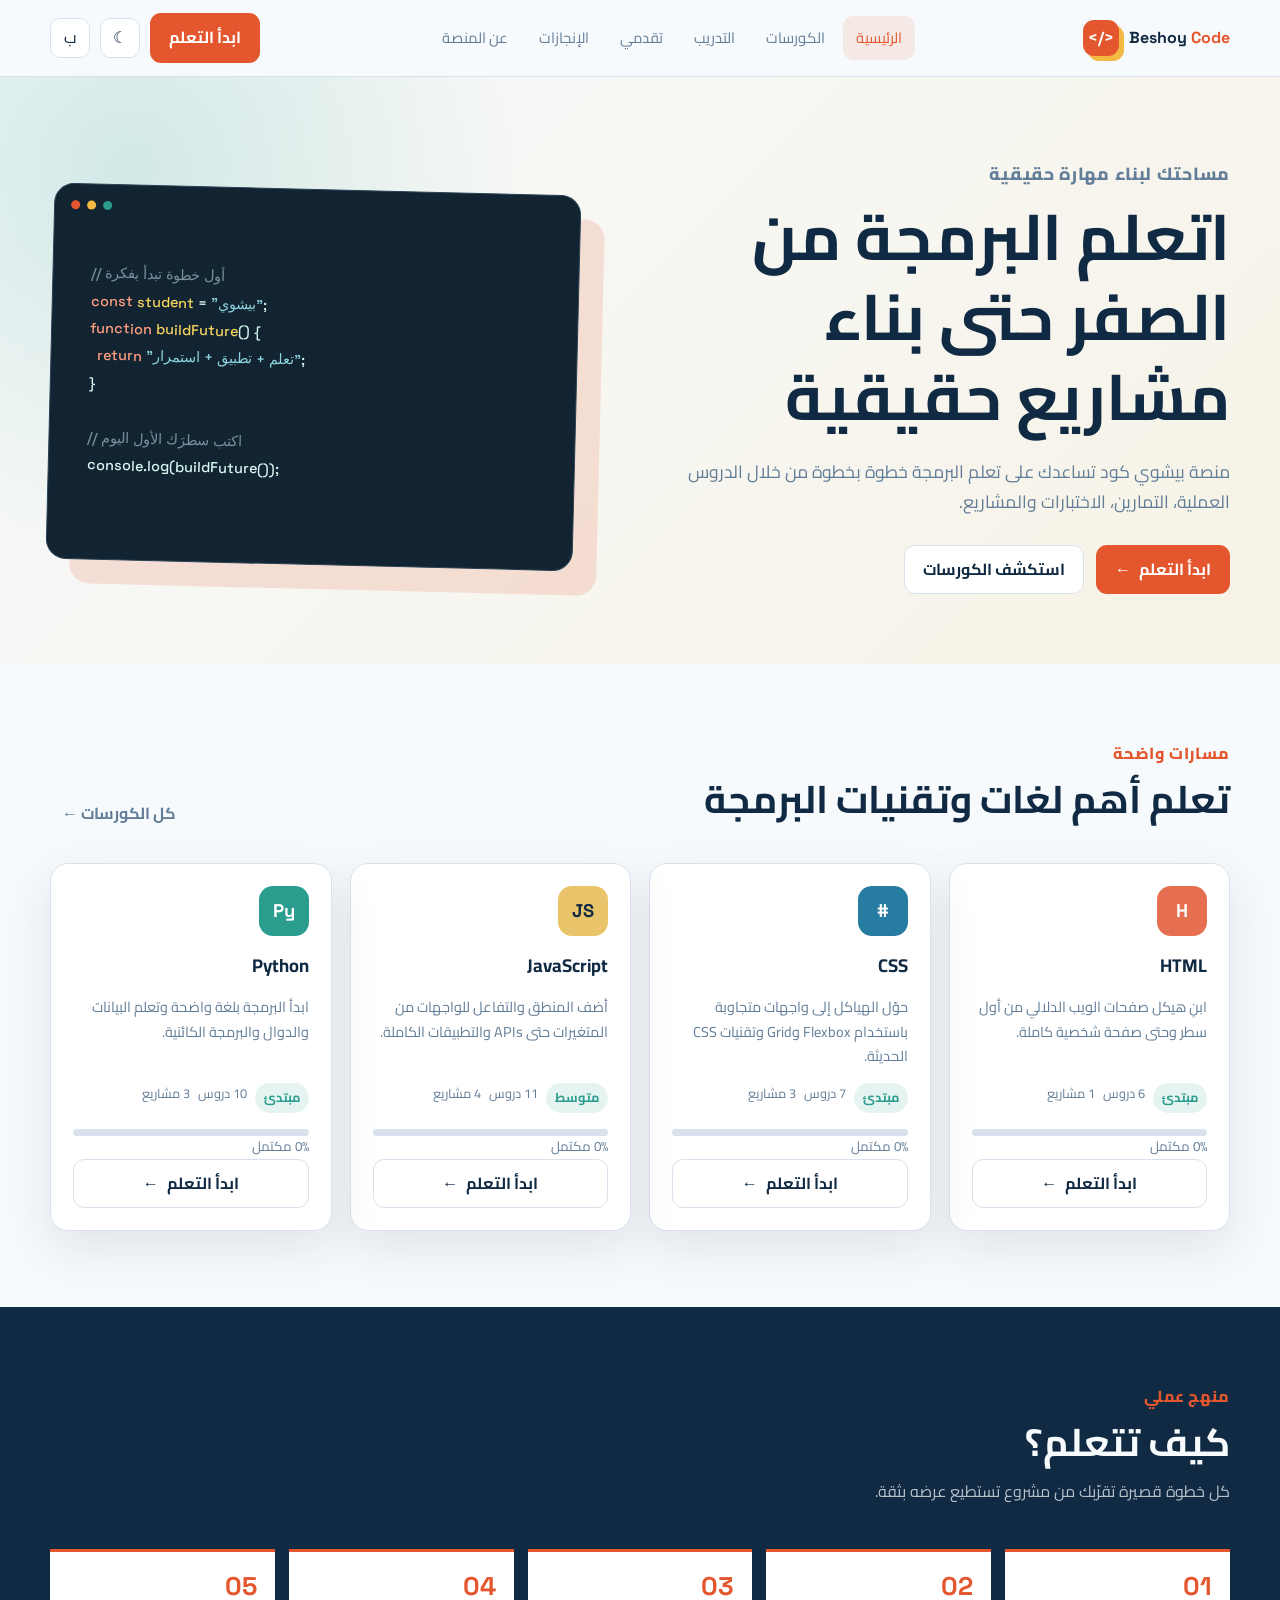
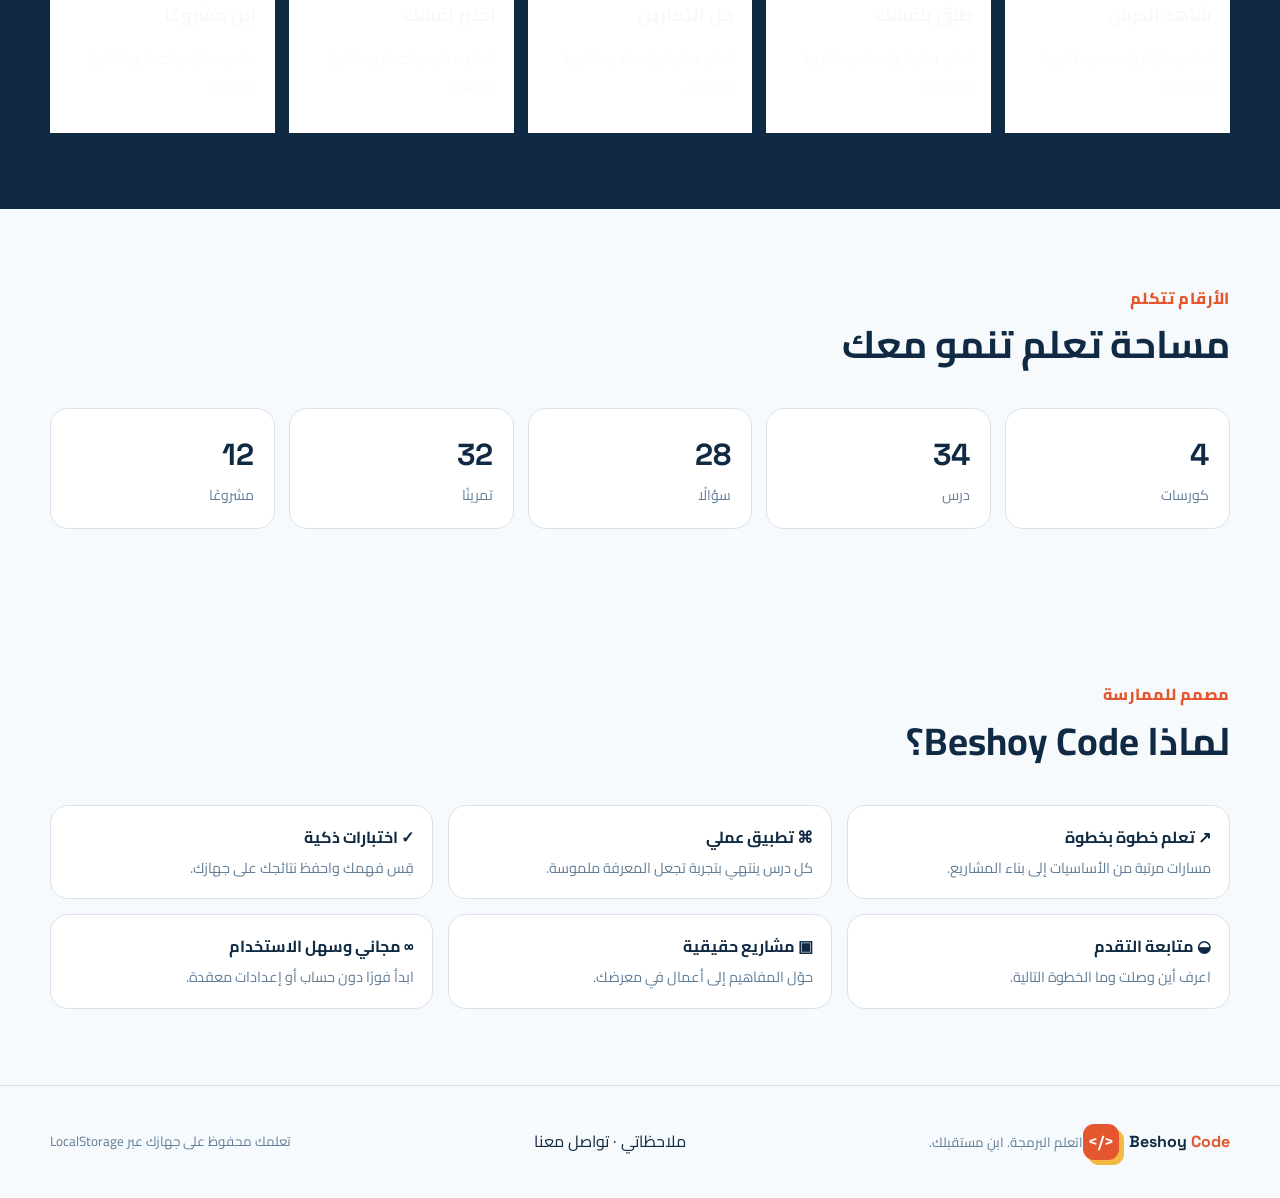
<file: index.html>
<!doctype html>
<html lang="ar" dir="rtl">

<head>
    <meta charset="UTF-8">
    <meta name="viewport" content="width=device-width, initial-scale=1.0">
    <meta name="description" content="بيشوي كود - منصة عربية عملية لتعلم البرمجة وبناء مشاريع حقيقية.">
    <meta property="og:title" content="Beshoy Code | بيشوي كود">
    <meta property="og:description" content="اتعلم البرمجة. ابنِ مستقبلك.">
    <title>Beshoy Code | بيشوي كود</title>
    <link rel="preconnect" href="https://fonts.googleapis.com">
    <link rel="preconnect" href="https://fonts.gstatic.com" crossorigin>
    <link
        href="https://fonts.googleapis.com/css2?family=Cairo:wght@400;500;600;700;800&family=Space+Grotesk:wght@500;600;700&display=swap"
        rel="stylesheet">
    <link rel="stylesheet" href="style.css">
    <link rel="stylesheet" href="components.css">
    <link rel="stylesheet" href="responsive.css">
</head>

<body data-page="home">
    <div id="app"></div>
    <script src="data.js"></script>
    <script src="storage.js"></script>
    <script src="app.js"></script>
</body>

</html>
</file>
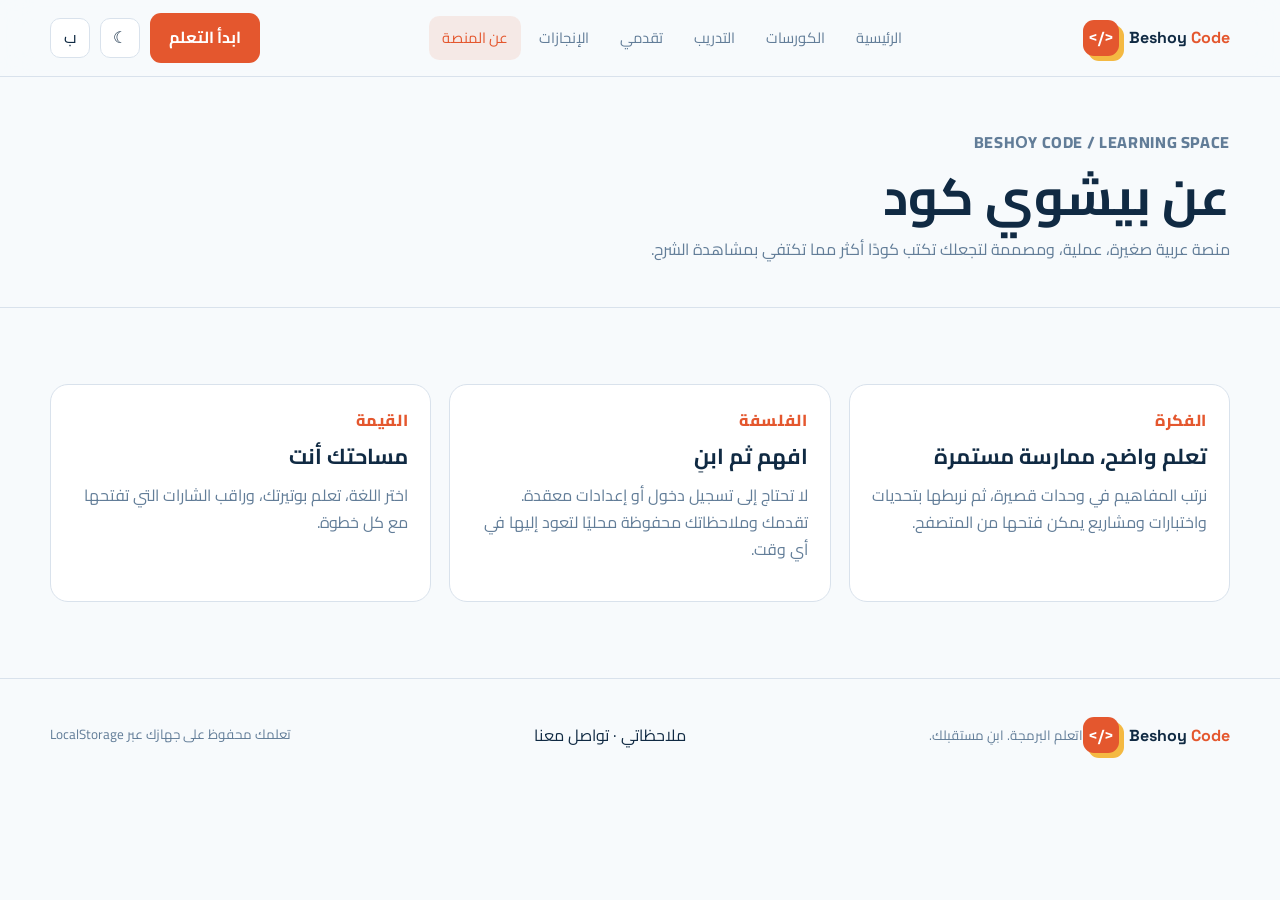
<file: about.html>
<!doctype html>
<html lang="ar" dir="rtl">

<head>
    <meta charset="UTF-8">
    <meta name="viewport" content="width=device-width, initial-scale=1.0">
    <meta name="description" content="تعرف على فلسفة بيشوي كود التعليمية.">
    <title>عن المنصة | Beshoy Code</title>
    <link rel="preconnect" href="https://fonts.googleapis.com">
    <link rel="stylesheet"
        href="https://fonts.googleapis.com/css2?family=Cairo:wght@400;500;600;700;800&family=Space+Grotesk:wght@500;600;700&display=swap">
    <link rel="stylesheet" href="style.css">
    <link rel="stylesheet" href="components.css">
    <link rel="stylesheet" href="responsive.css">
</head>

<body data-page="about">
    <div id="app"></div>
    <script src="data.js"></script>
    <script src="storage.js"></script>
    <script src="app.js"></script>
</body>

</html>
</file>
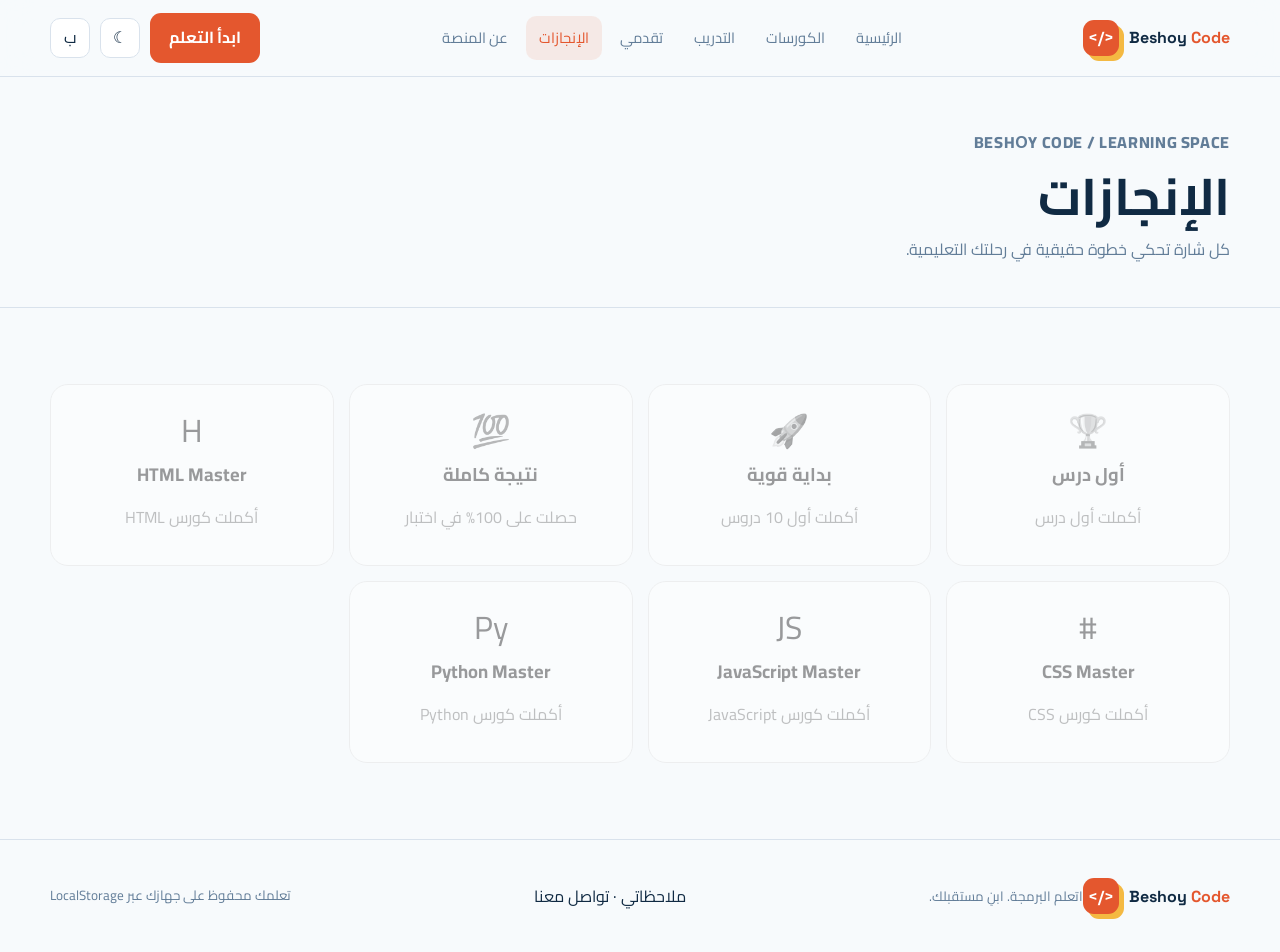
<file: achievements.html>
<!doctype html>
<html lang="ar" dir="rtl">

<head>
    <meta charset="UTF-8">
    <meta name="viewport" content="width=device-width, initial-scale=1.0">
    <meta name="description" content="إنجازاتك وشاراتك التعليمية.">
    <title>الإنجازات | Beshoy Code</title>
    <link rel="preconnect" href="https://fonts.googleapis.com">
    <link rel="preconnect" href="https://fonts.gstatic.com" crossorigin>
    <link
        href="https://fonts.googleapis.com/css2?family=Cairo:wght@400;500;600;700;800&family=Space+Grotesk:wght@500;600;700&display=swap"
        rel="stylesheet">
    <link rel="stylesheet" href="style.css">
    <link rel="stylesheet" href="components.css">
    <link rel="stylesheet" href="responsive.css">
</head>

<body data-page="achievements">
    <div id="app"></div>
    <script src="data.js"></script>
    <script src="storage.js"></script>
    <script src="app.js"></script>
</body>

</html>
</file>
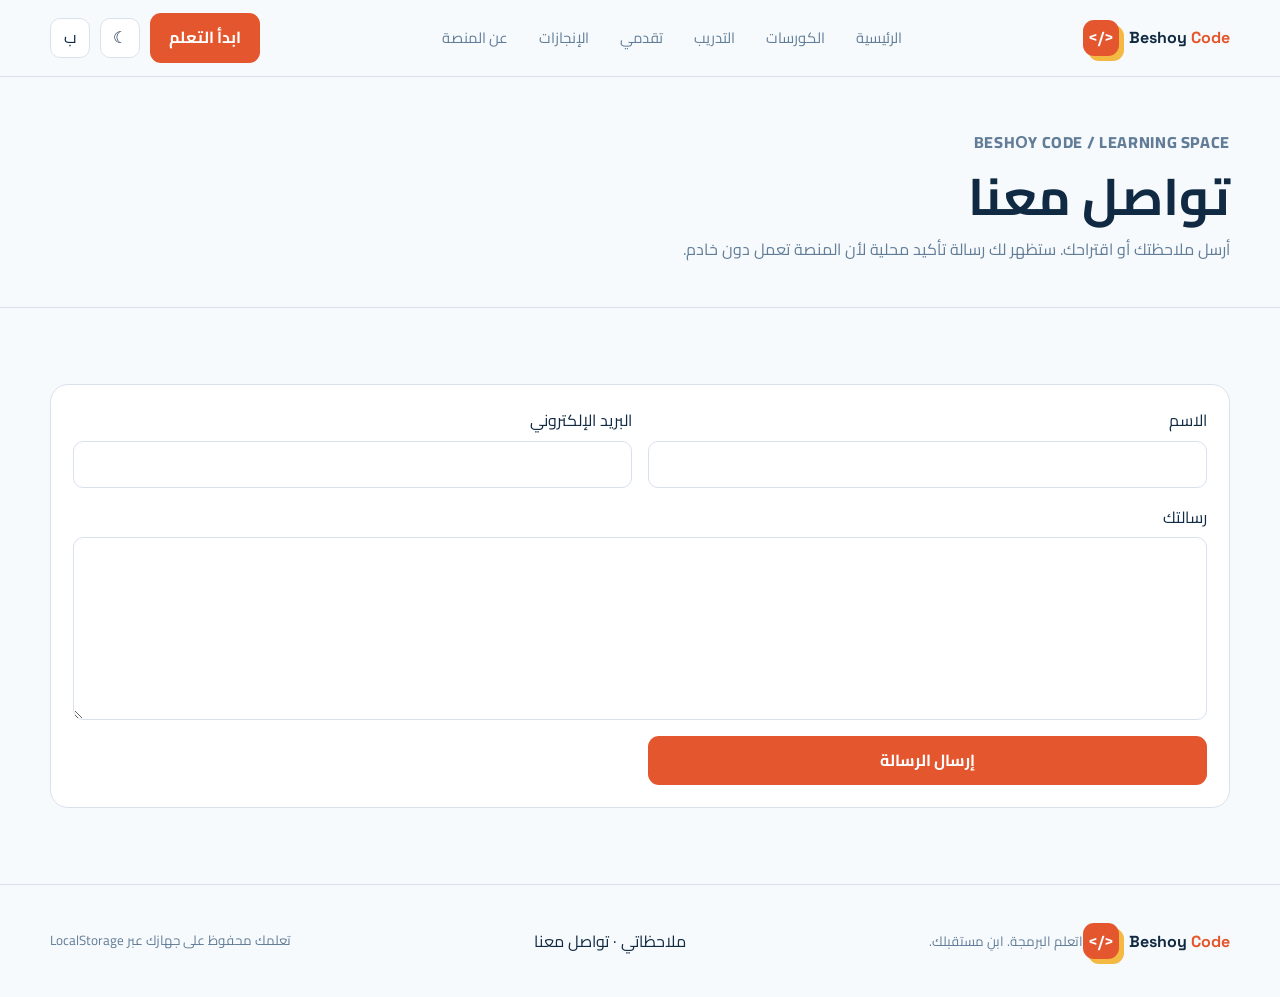
<file: contact.html>
<!doctype html>
<html lang="ar" dir="rtl">

<head>
    <meta charset="UTF-8">
    <meta name="viewport" content="width=device-width, initial-scale=1.0">
    <meta name="description" content="تواصل مع فريق بيشوي كود.">
    <title>تواصل معنا | Beshoy Code</title>
    <link rel="preconnect" href="https://fonts.googleapis.com">
    <link rel="stylesheet"
        href="https://fonts.googleapis.com/css2?family=Cairo:wght@400;500;600;700;800&family=Space+Grotesk:wght@500;600;700&display=swap">
    <link rel="stylesheet" href="style.css">
    <link rel="stylesheet" href="components.css">
    <link rel="stylesheet" href="responsive.css">
</head>

<body data-page="contact">
    <div id="app"></div>
    <script src="data.js"></script>
    <script src="storage.js"></script>
    <script src="app.js"></script>
</body>

</html>
</file>
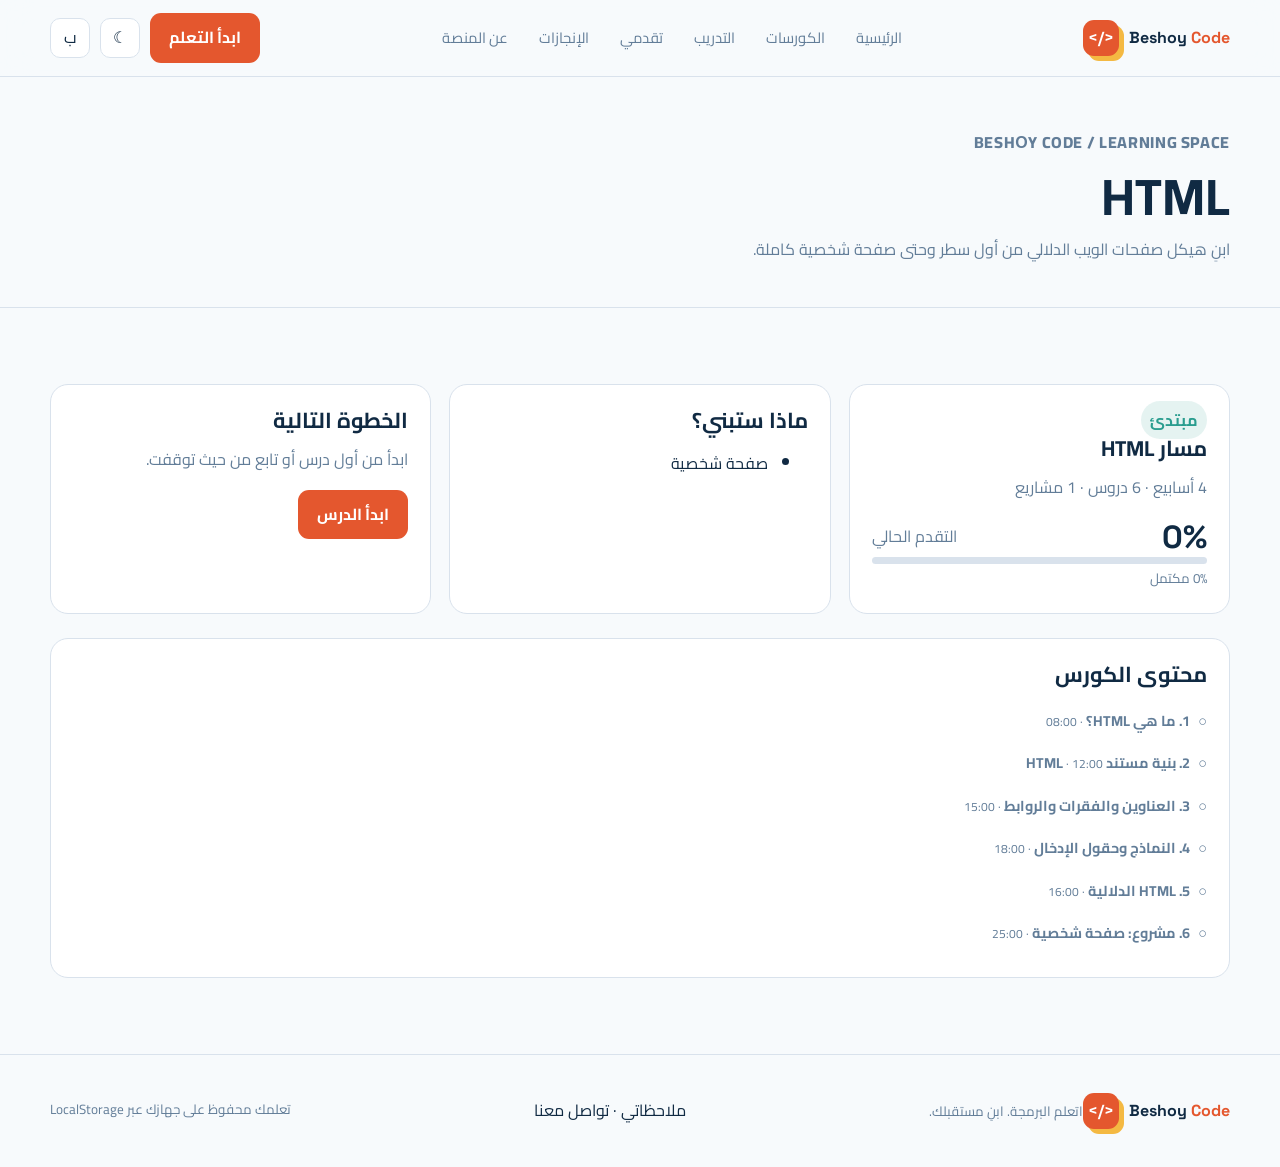
<file: course.html>
<!doctype html>
<html lang="ar" dir="rtl">

<head>
    <meta charset="UTF-8">
    <meta name="viewport" content="width=device-width, initial-scale=1.0">
    <meta name="description" content="تفاصيل ومسار الكورس التعليمي.">
    <title>تفاصيل الكورس | Beshoy Code</title>
    <link rel="preconnect" href="https://fonts.googleapis.com">
    <link rel="preconnect" href="https://fonts.gstatic.com" crossorigin>
    <link
        href="https://fonts.googleapis.com/css2?family=Cairo:wght@400;500;600;700;800&family=Space+Grotesk:wght@500;600;700&display=swap"
        rel="stylesheet">
    <link rel="stylesheet" href="style.css">
    <link rel="stylesheet" href="components.css">
    <link rel="stylesheet" href="responsive.css">
</head>

<body data-page="course">
    <div id="app"></div>
    <script src="data.js"></script>
    <script src="storage.js"></script>
    <script src="app.js"></script>
</body>

</html>
</file>
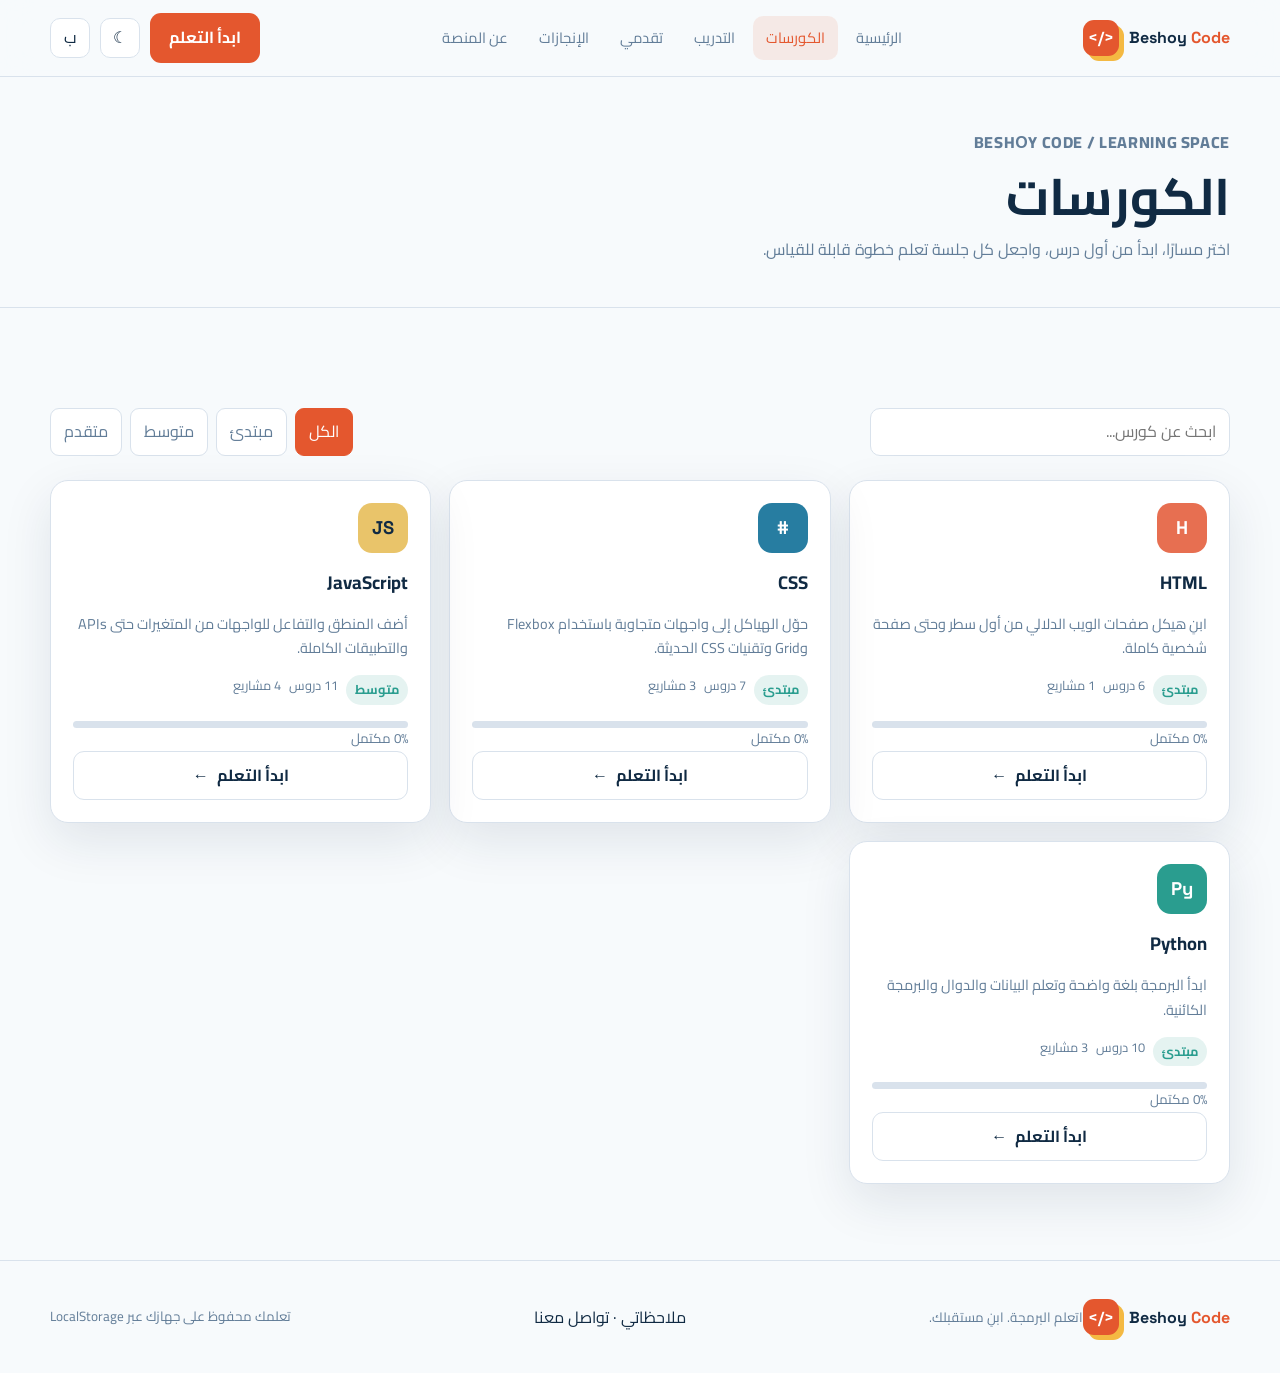
<file: courses.html>
<!doctype html>
<html lang="ar" dir="rtl">

<head>
    <meta charset="UTF-8">
    <meta name="viewport" content="width=device-width, initial-scale=1.0">
    <meta name="description" content="استكشف كورسات بيشوي كود العملية.">
    <title>الكورسات | Beshoy Code</title>
    <link rel="preconnect" href="https://fonts.googleapis.com">
    <link rel="preconnect" href="https://fonts.gstatic.com" crossorigin>
    <link
        href="https://fonts.googleapis.com/css2?family=Cairo:wght@400;500;600;700;800&family=Space+Grotesk:wght@500;600;700&display=swap"
        rel="stylesheet">
    <link rel="stylesheet" href="style.css">
    <link rel="stylesheet" href="components.css">
    <link rel="stylesheet" href="responsive.css">
</head>

<body data-page="courses">
    <div id="app"></div>
    <script src="data.js"></script>
    <script src="storage.js"></script>
    <script src="app.js"></script>
</body>

</html>
</file>
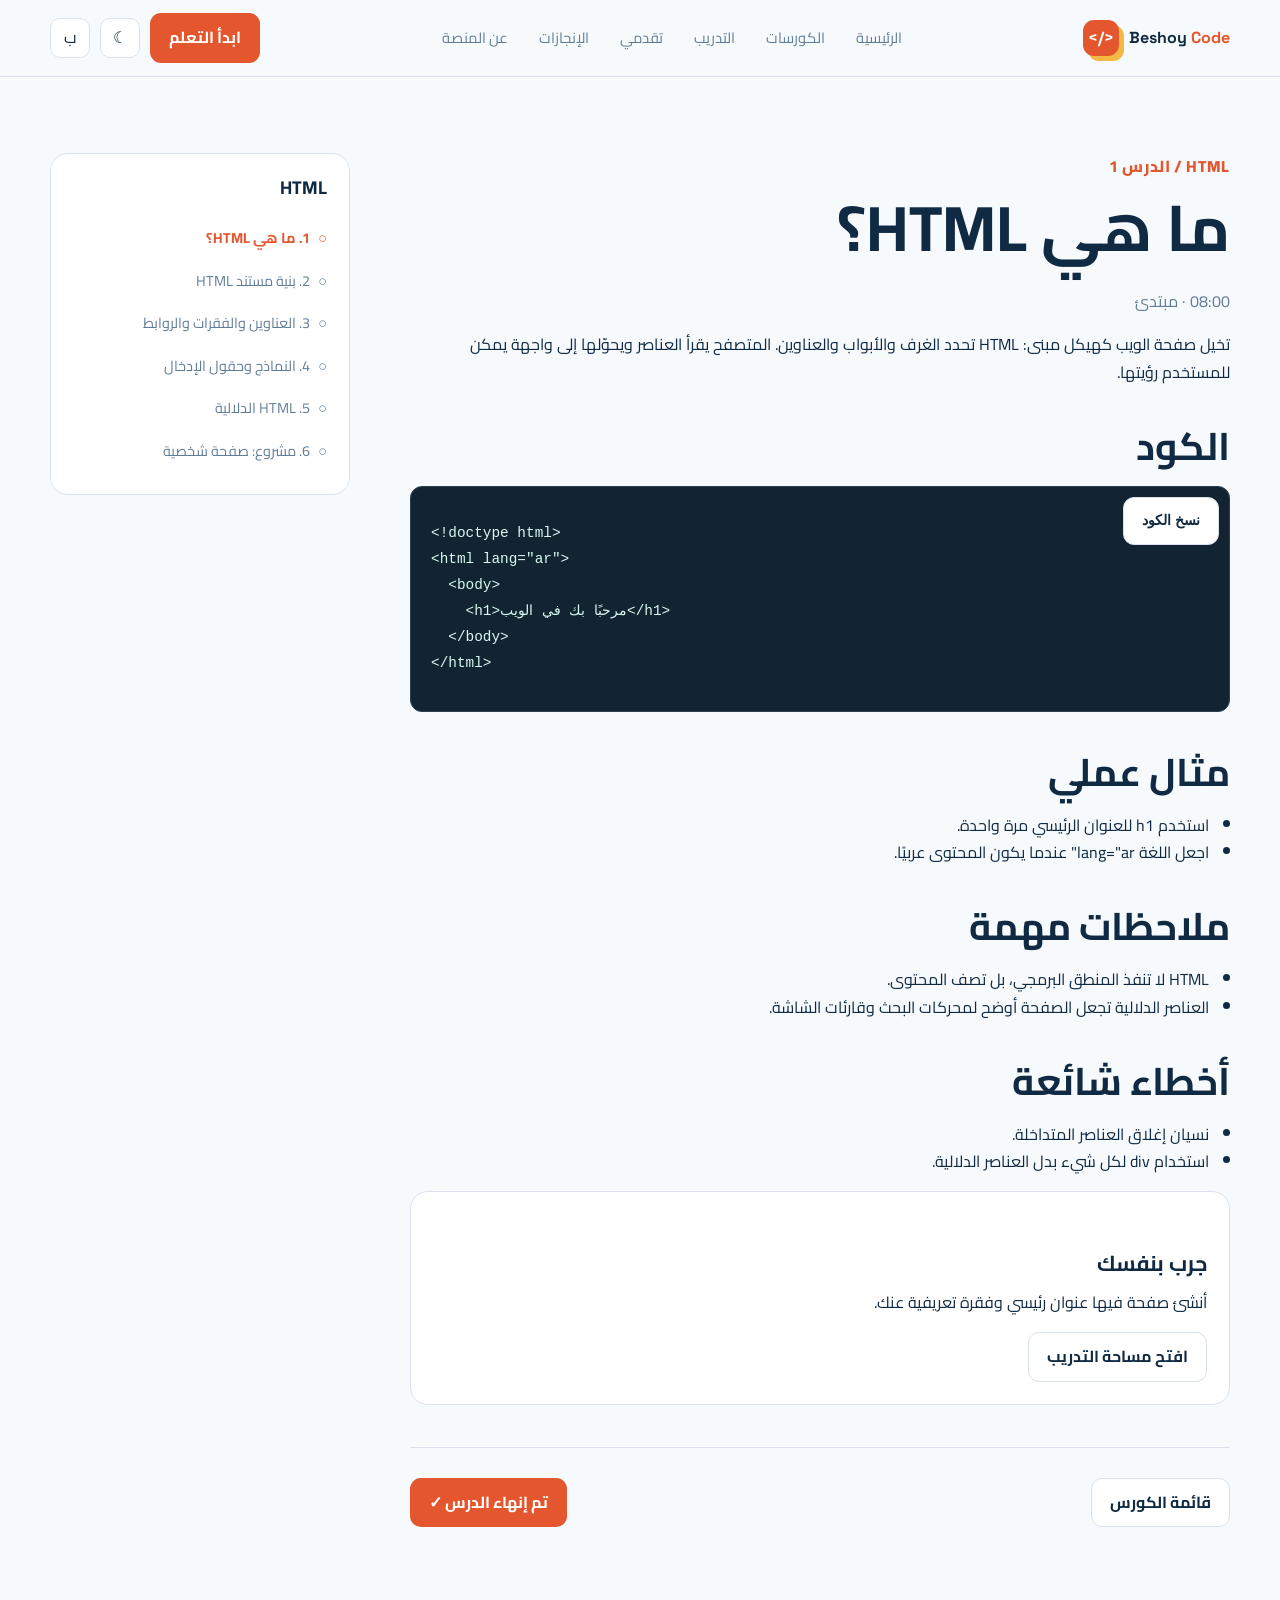
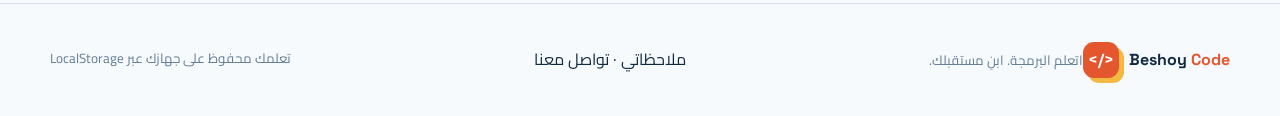
<file: lesson.html>
<!doctype html>
<html lang="ar" dir="rtl">

<head>
    <meta charset="UTF-8">
    <meta name="viewport" content="width=device-width, initial-scale=1.0">
    <meta name="description" content="درس عملي من منصة بيشوي كود.">
    <title>الدرس | Beshoy Code</title>
    <link rel="preconnect" href="https://fonts.googleapis.com">
    <link rel="preconnect" href="https://fonts.gstatic.com" crossorigin>
    <link
        href="https://fonts.googleapis.com/css2?family=Cairo:wght@400;500;600;700;800&family=Space+Grotesk:wght@500;600;700&display=swap"
        rel="stylesheet">
    <link rel="stylesheet" href="style.css">
    <link rel="stylesheet" href="components.css">
    <link rel="stylesheet" href="responsive.css">
</head>

<body data-page="lesson">
    <div id="app"></div>
    <script src="data.js"></script>
    <script src="storage.js"></script>
    <script src="app.js"></script>
</body>

</html>
</file>
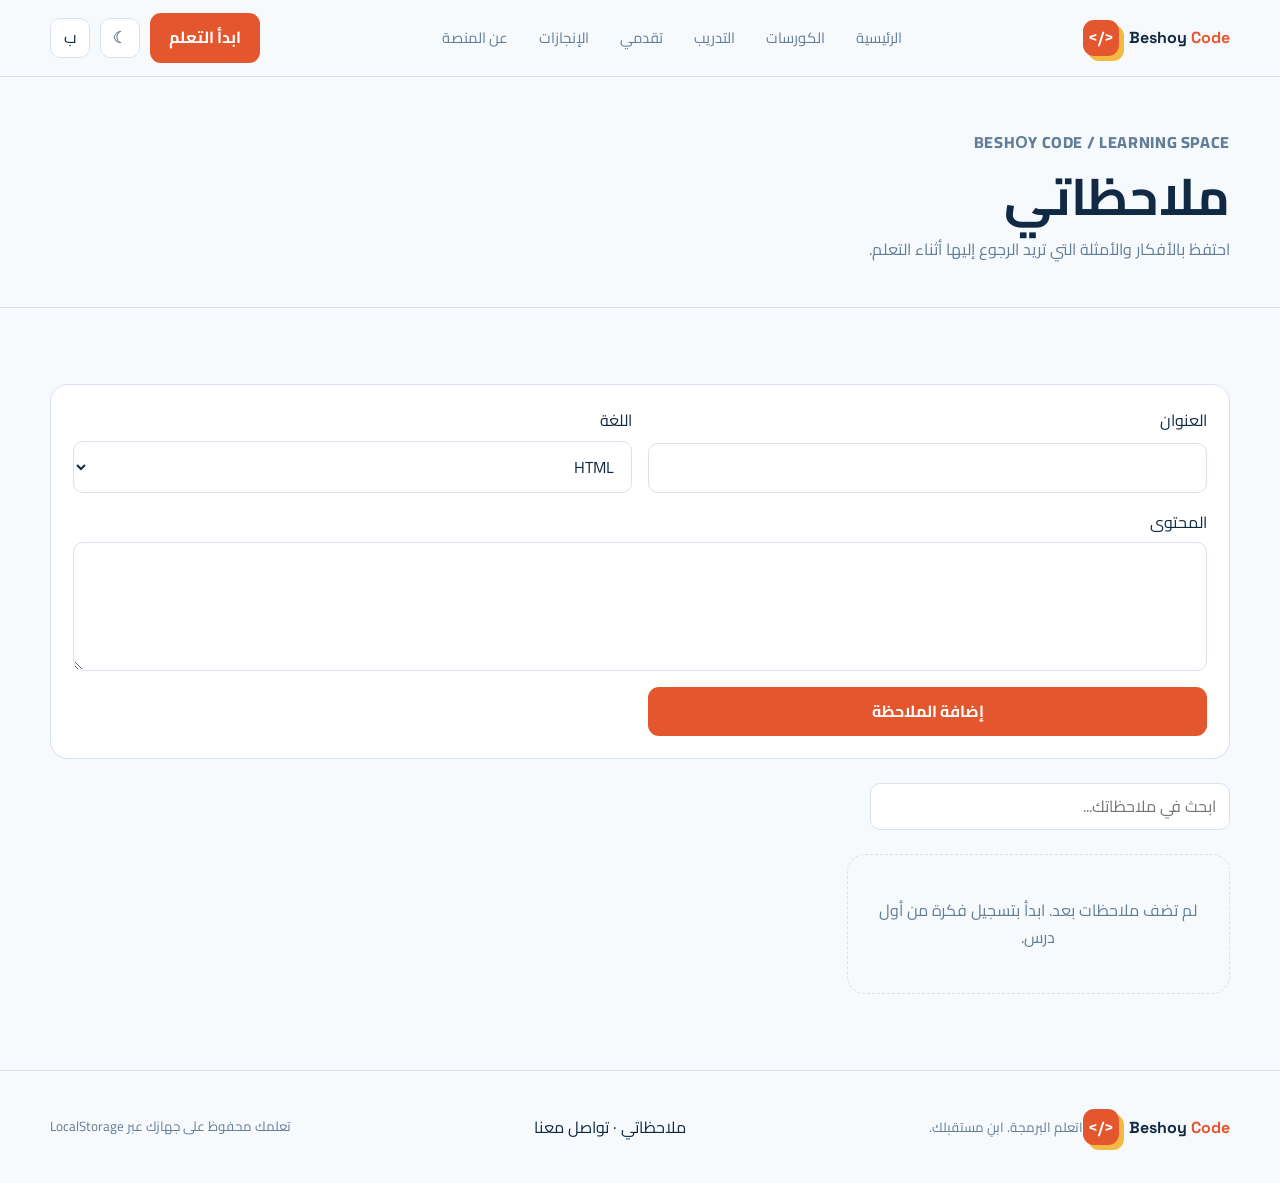
<file: notes.html>
<!doctype html>
<html lang="ar" dir="rtl">

<head>
    <meta charset="UTF-8">
    <meta name="viewport" content="width=device-width, initial-scale=1.0">
    <meta name="description" content="دوّن وراجع ملاحظاتك التعليمية.">
    <title>ملاحظاتي | Beshoy Code</title>
    <link rel="preconnect" href="https://fonts.googleapis.com">
    <link rel="preconnect" href="https://fonts.gstatic.com" crossorigin>
    <link
        href="https://fonts.googleapis.com/css2?family=Cairo:wght@400;500;600;700;800&family=Space+Grotesk:wght@500;600;700&display=swap"
        rel="stylesheet">
    <link rel="stylesheet" href="style.css">
    <link rel="stylesheet" href="components.css">
    <link rel="stylesheet" href="responsive.css">
</head>

<body data-page="notes">
    <div id="app"></div>
    <script src="data.js"></script>
    <script src="storage.js"></script>
    <script src="app.js"></script>
</body>

</html>
</file>
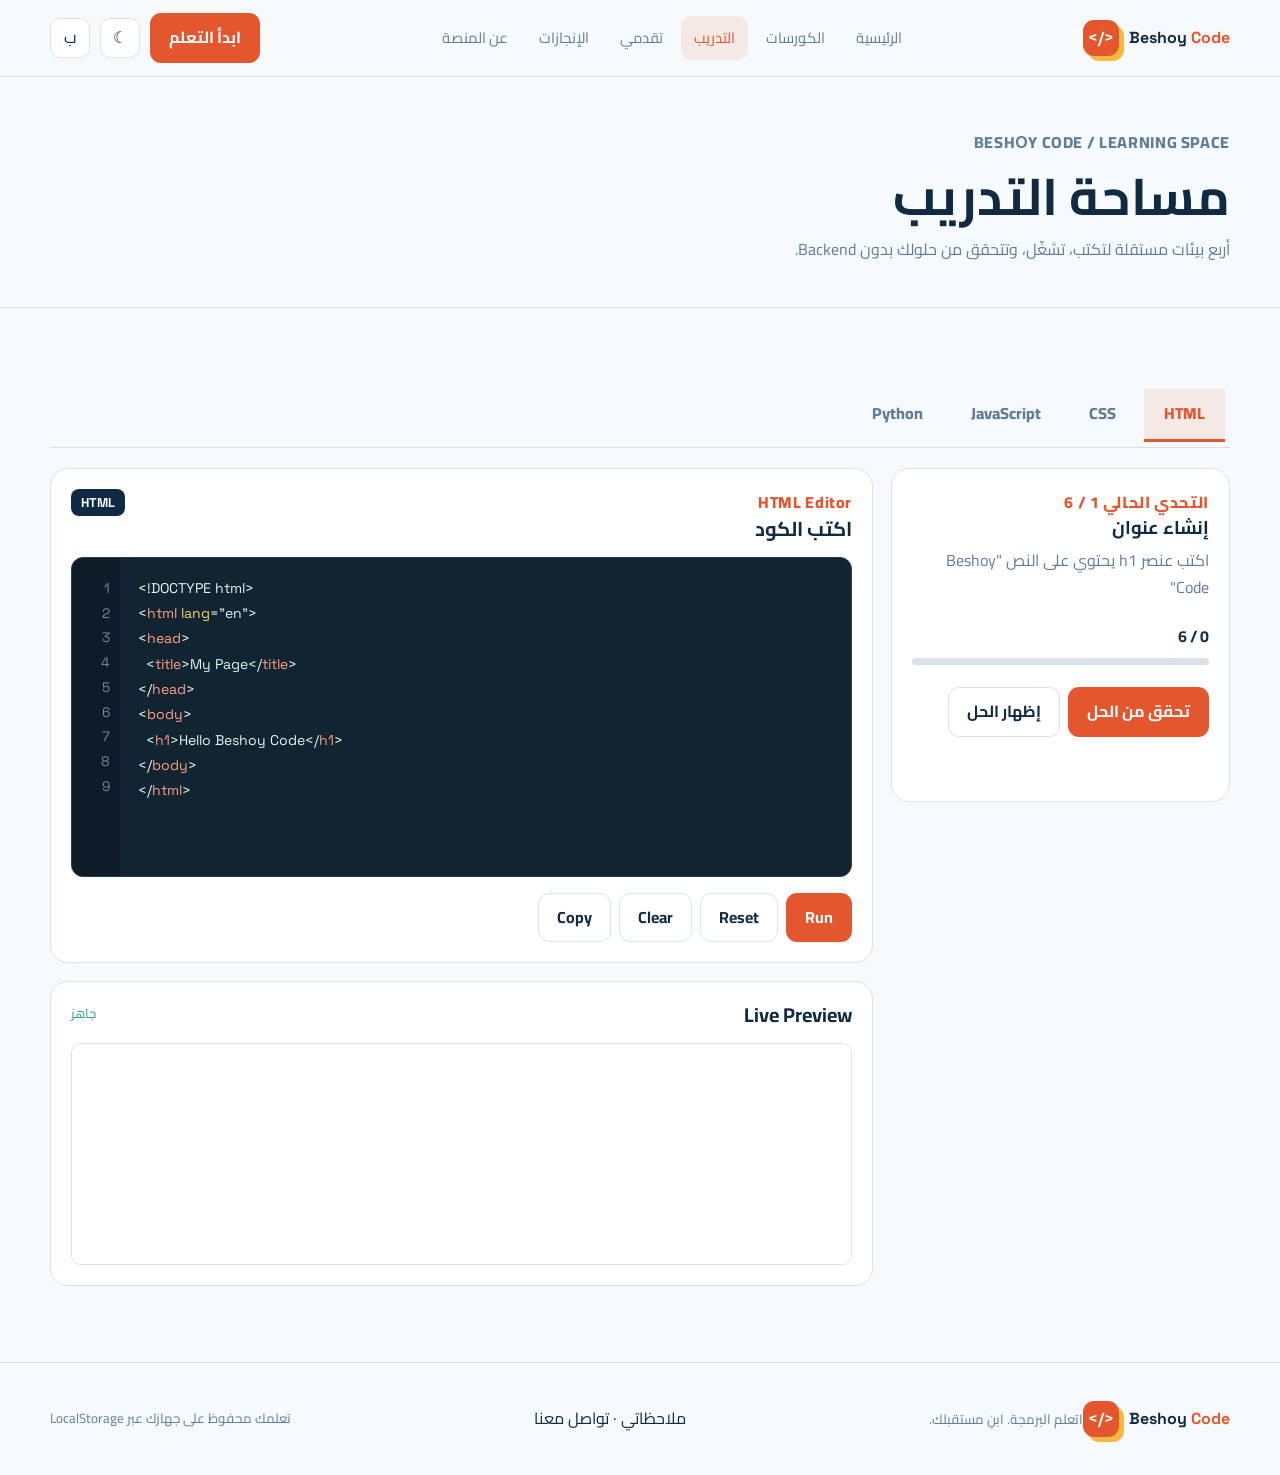
<file: practice.html>
<!doctype html>
<html lang="ar" dir="rtl">

<head>
    <meta charset="UTF-8">
    <meta name="viewport" content="width=device-width, initial-scale=1.0">
    <meta name="description" content="تدرب على كتابة الكود داخل المتصفح.">
    <title>التدريب | Beshoy Code</title>
    <link rel="preconnect" href="https://fonts.googleapis.com">
    <link rel="preconnect" href="https://fonts.gstatic.com" crossorigin>
    <link
        href="https://fonts.googleapis.com/css2?family=Cairo:wght@400;500;600;700;800&family=Space+Grotesk:wght@500;600;700&display=swap"
        rel="stylesheet">
    <link rel="stylesheet" href="style.css">
    <link rel="stylesheet" href="components.css">
    <link rel="stylesheet" href="responsive.css">
</head>

<body data-page="practice">
    <div id="app"></div>
    <script src="data.js"></script>
    <script src="storage.js"></script>
    <script src="app.js"></script>
</body>

</html>
</file>
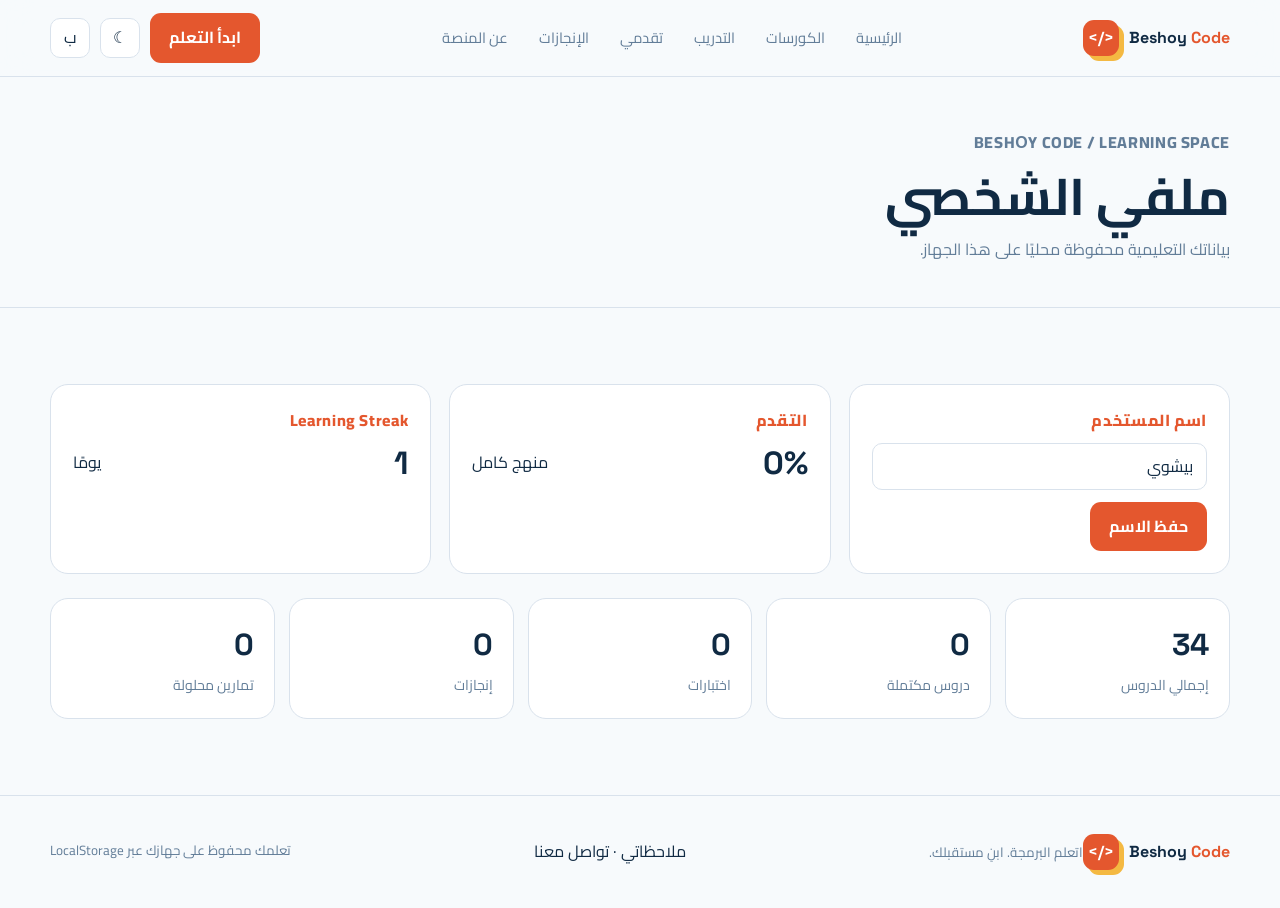
<file: profile.html>
<!doctype html>
<html lang="ar" dir="rtl">

<head>
    <meta charset="UTF-8">
    <meta name="viewport" content="width=device-width, initial-scale=1.0">
    <meta name="description" content="ملفك الشخصي في بيشوي كود.">
    <title>ملفي الشخصي | Beshoy Code</title>
    <link rel="preconnect" href="https://fonts.googleapis.com">
    <link rel="preconnect" href="https://fonts.gstatic.com" crossorigin>
    <link
        href="https://fonts.googleapis.com/css2?family=Cairo:wght@400;500;600;700;800&family=Space+Grotesk:wght@500;600;700&display=swap"
        rel="stylesheet">
    <link rel="stylesheet" href="style.css">
    <link rel="stylesheet" href="components.css">
    <link rel="stylesheet" href="responsive.css">
</head>

<body data-page="profile">
    <div id="app"></div>
    <script src="data.js"></script>
    <script src="storage.js"></script>
    <script src="app.js"></script>
</body>

</html>
</file>
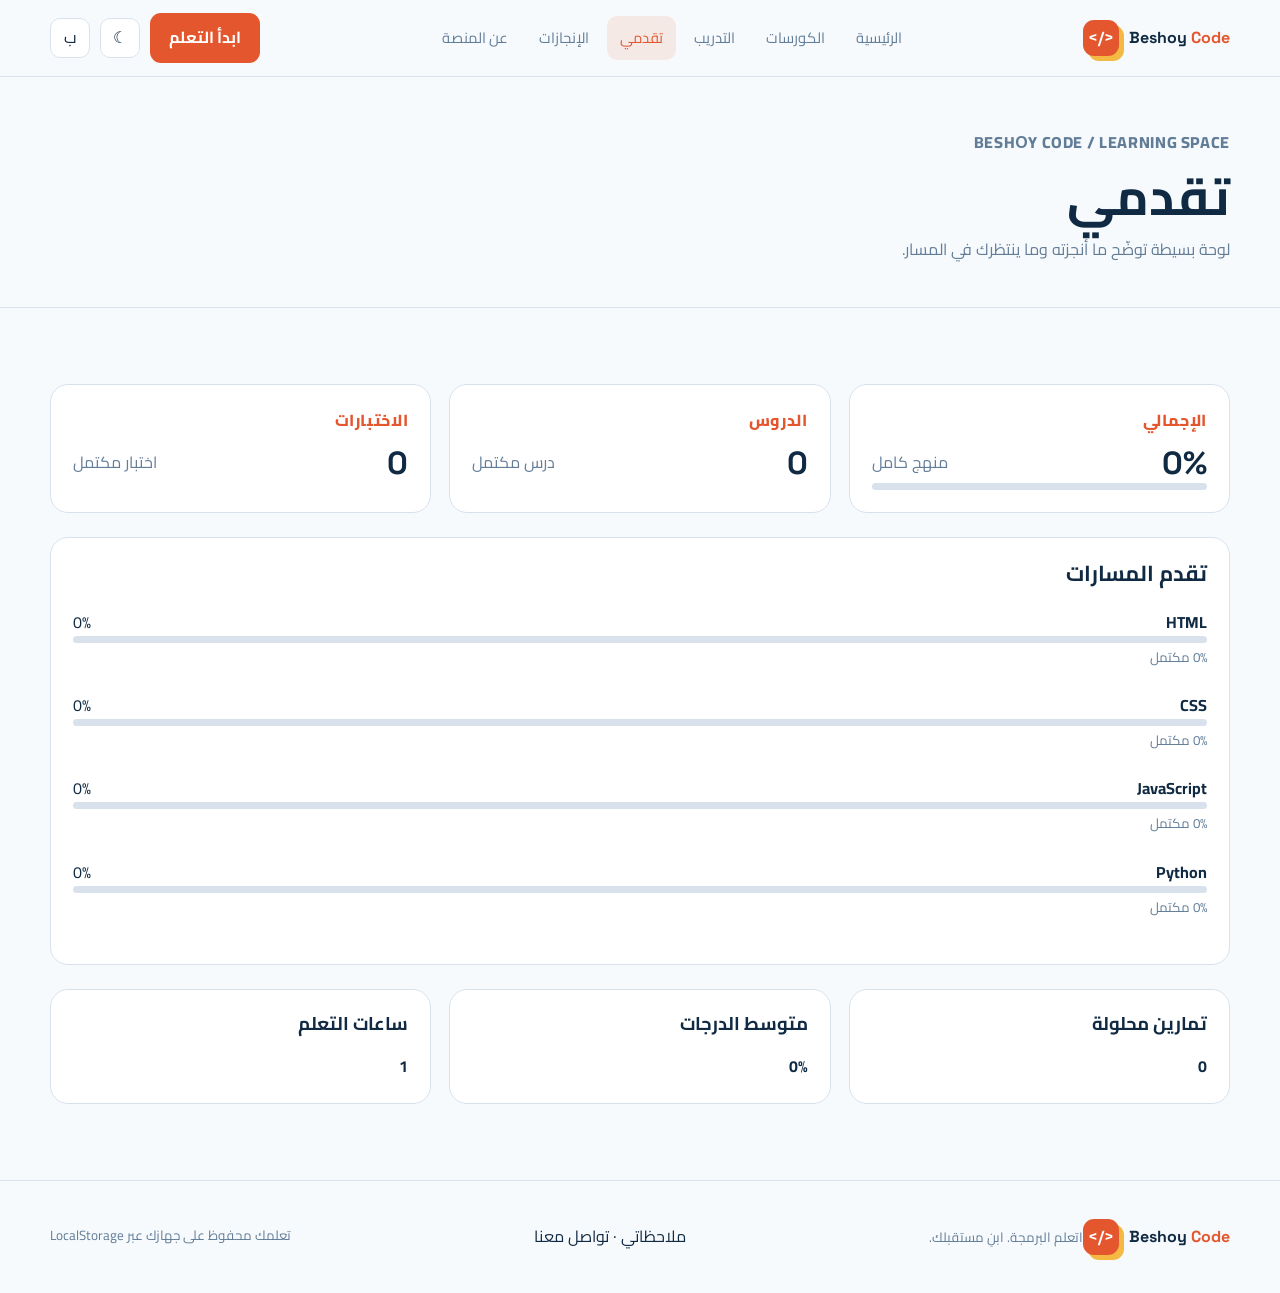
<file: progress.html>
<!doctype html>
<html lang="ar" dir="rtl">

<head>
    <meta charset="UTF-8">
    <meta name="viewport" content="width=device-width, initial-scale=1.0">
    <meta name="description" content="تابع تقدمك في تعلم البرمجة.">
    <title>تقدمي | Beshoy Code</title>
    <link rel="preconnect" href="https://fonts.googleapis.com">
    <link rel="preconnect" href="https://fonts.gstatic.com" crossorigin>
    <link
        href="https://fonts.googleapis.com/css2?family=Cairo:wght@400;500;600;700;800&family=Space+Grotesk:wght@500;600;700&display=swap"
        rel="stylesheet">
    <link rel="stylesheet" href="style.css">
    <link rel="stylesheet" href="components.css">
    <link rel="stylesheet" href="responsive.css">
</head>

<body data-page="progress">
    <div id="app"></div>
    <script src="data.js"></script>
    <script src="storage.js"></script>
    <script src="app.js"></script>
</body>

</html>
</file>
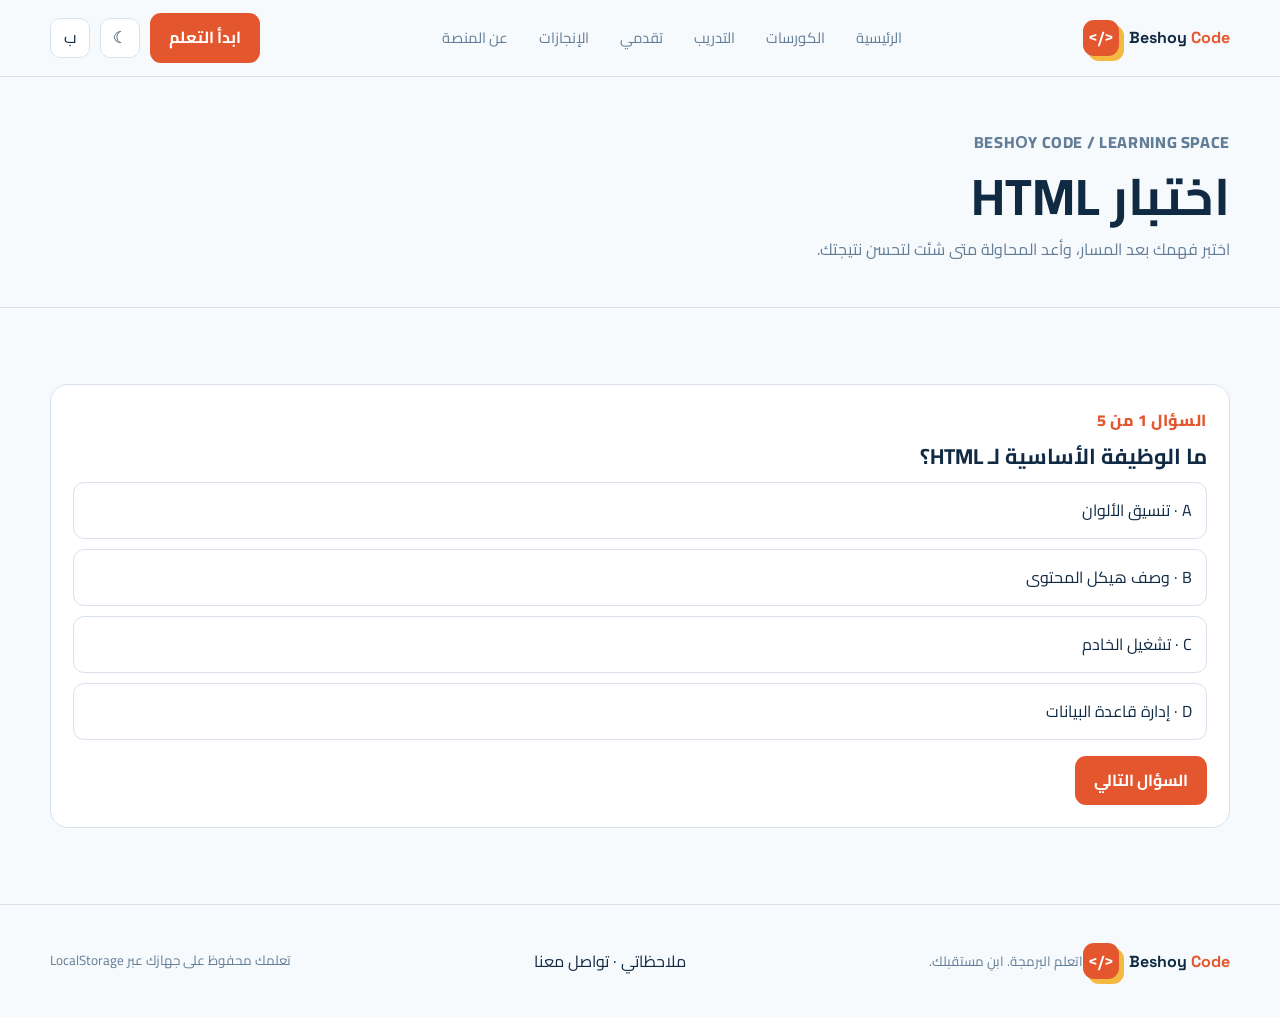
<file: quiz.html>
<!doctype html>
<html lang="ar" dir="rtl">

<head>
    <meta charset="UTF-8">
    <meta name="viewport" content="width=device-width, initial-scale=1.0">
    <meta name="description" content="اختبر فهمك للبرمجة مع بيشوي كود.">
    <title>الاختبار | Beshoy Code</title>
    <link rel="preconnect" href="https://fonts.googleapis.com">
    <link rel="preconnect" href="https://fonts.gstatic.com" crossorigin>
    <link
        href="https://fonts.googleapis.com/css2?family=Cairo:wght@400;500;600;700;800&family=Space+Grotesk:wght@500;600;700&display=swap"
        rel="stylesheet">
    <link rel="stylesheet" href="style.css">
    <link rel="stylesheet" href="components.css">
    <link rel="stylesheet" href="responsive.css">
</head>

<body data-page="quiz">
    <div id="app"></div>
    <script src="data.js"></script>
    <script src="storage.js"></script>
    <script src="app.js"></script>
</body>

</html>
</file>
<file: style.css>
:root {
    --ink: #102a43;
    --muted: #627d98;
    --paper: #f7fafc;
    --surface: #ffffff;
    --line: #d9e2ec;
    --brand: #e4572e;
    --brand-dark: #bd3d1a;
    --accent: #2a9d8f;
    --yellow: #f4b942;
    --navy: #102a43;
    --shadow: 0 18px 50px rgba(16, 42, 67, .10);
    --radius: 18px;
    color-scheme: light;
}

[data-theme="dark"] {
    --ink: #e8f1f7;
    --muted: #a9bdcc;
    --paper: #0e1a25;
    --surface: #142534;
    --line: #294153;
    --navy: #e8f1f7;
    --shadow: 0 18px 50px rgba(0, 0, 0, .24);
    color-scheme: dark;
}

* {
    box-sizing: border-box;
}

html {
    scroll-behavior: smooth;
}

body {
    margin: 0;
    background: var(--paper);
    color: var(--ink);
    font-family: "Cairo", sans-serif;
    line-height: 1.7;
}

a {
    color: inherit;
    text-decoration: none;
}

button,
input,
textarea,
select {
    font: inherit;
}

button {
    cursor: pointer;
}

.container {
    width: min(1180px, calc(100% - 40px));
    margin-inline: auto;
}

.page-shell {
    min-height: 100vh;
}

.section {
    padding: 76px 0;
}

.section-head {
    display: flex;
    justify-content: space-between;
    align-items: end;
    gap: 24px;
    margin-bottom: 28px;
}

.eyebrow {
    margin: 0 0 8px;
    color: var(--brand);
    font-weight: 800;
    letter-spacing: .04em;
}

h1,
h2,
h3,
p {
    margin-top: 0;
}

h1,
h2,
h3 {
    line-height: 1.25;
}

h1 {
    font-size: clamp(2.25rem, 5vw, 4.7rem);
    max-width: 720px;
    margin-bottom: 20px;
}

h2 {
    font-size: clamp(1.7rem, 3vw, 2.5rem);
    margin-bottom: 12px;
}

h3 {
    font-size: 1.15rem;
}

.muted {
    color: var(--muted);
}

.brand-mark {
    display: inline-flex;
    align-items: center;
    gap: 10px;
    font-family: "Space Grotesk", sans-serif;
    font-weight: 700;
    direction: ltr;
}

.brand-mark strong {
    color: var(--brand);
}

.brand-symbol {
    display: grid;
    place-items: center;
    width: 36px;
    height: 36px;
    border-radius: 11px;
    color: white;
    background: var(--brand);
    box-shadow: 5px 5px 0 var(--yellow);
    font-weight: 700;
}

.topbar {
    position: sticky;
    top: 0;
    z-index: 20;
    border-bottom: 1px solid var(--line);
    background: var(--paper);
    background: color-mix(in srgb, var(--paper) 90%, transparent);
    -webkit-backdrop-filter: blur(16px);
    backdrop-filter: blur(16px);
}

.navbar {
    min-height: 76px;
    display: flex;
    align-items: center;
    justify-content: space-between;
    gap: 20px;
}

.nav-links {
    display: flex;
    align-items: center;
    gap: 5px;
}

.nav-links a {
    padding: 9px 13px;
    color: var(--muted);
    font-size: .92rem;
    border-radius: 10px;
}

.nav-links a:hover,
.nav-links a.active {
    color: var(--brand);
    background: color-mix(in srgb, var(--brand) 10%, transparent);
}

.nav-actions {
    display: flex;
    align-items: center;
    gap: 10px;
}

.hero {
    overflow: hidden;
    padding: 82px 0 70px;
    background: radial-gradient(circle at 10% 15%, rgba(42, 157, 143, .18), transparent 32%), linear-gradient(135deg, var(--paper), color-mix(in srgb, var(--yellow) 12%, var(--paper)));
}

.hero-grid {
    display: grid;
    grid-template-columns: 1.05fr .95fr;
    align-items: center;
    gap: 70px;
}

.hero-copy p {
    max-width: 600px;
    color: var(--muted);
    font-size: 1.1rem;
}

.actions {
    display: flex;
    flex-wrap: wrap;
    gap: 12px;
    margin-top: 28px;
}

.btn {
    display: inline-flex;
    align-items: center;
    justify-content: center;
    gap: 8px;
    min-height: 44px;
    padding: 10px 18px;
    border: 1px solid transparent;
    border-radius: 11px;
    font-weight: 700;
    transition: transform .2s, background .2s, border-color .2s;
}

.btn:hover {
    transform: translateY(-2px);
}

.btn-primary {
    color: #fff;
    background: var(--brand);
}

.btn-primary:hover {
    background: var(--brand-dark);
}

.btn-secondary {
    color: var(--ink);
    border-color: var(--line);
    background: var(--surface);
}

.btn-ghost {
    min-height: 38px;
    padding: 7px 11px;
    color: var(--muted);
    background: transparent;
}

.icon-btn {
    width: 40px;
    height: 40px;
    display: grid;
    place-items: center;
    padding: 0;
    border: 1px solid var(--line);
    border-radius: 10px;
    color: var(--ink);
    background: var(--surface);
}

.hero-editor {
    position: relative;
    padding: 16px;
    border: 1px solid #294153;
    border-radius: 20px;
    background: #122332;
    box-shadow: 24px 24px 0 rgba(228, 87, 46, .16);
    transform: rotate(1.4deg);
}

.editor-bar {
    display: flex;
    align-items: center;
    gap: 7px;
    padding-bottom: 14px;
    direction: ltr;
}

.editor-dot {
    width: 9px;
    height: 9px;
    border-radius: 50%;
    background: var(--brand);
}

.editor-dot:nth-child(2) {
    background: var(--yellow);
}

.editor-dot:nth-child(3) {
    background: var(--accent);
}

.code-preview {
    min-height: 290px;
    padding: 22px;
    overflow: auto;
    color: #d7f9f1;
    direction: ltr;
    text-align: left;
    font: 500 .9rem/1.9 "Space Grotesk", monospace;
}

.code-preview .tag {
    color: #ff9f80;
}

.code-preview .attr {
    color: #f4d35e;
}

.code-preview .value {
    color: #8bd3dd;
}

.code-preview .comment {
    color: #78909c;
}

.stats-grid {
    display: grid;
    grid-template-columns: repeat(5, 1fr);
    gap: 14px;
}

.stat {
    padding: 20px;
    border: 1px solid var(--line);
    border-radius: var(--radius);
    background: var(--surface);
}

.stat strong {
    display: block;
    font-size: 1.9rem;
    font-family: "Space Grotesk", sans-serif;
}

.stat span {
    color: var(--muted);
    font-size: .88rem;
}

.course-grid {
    display: grid;
    grid-template-columns: repeat(4, 1fr);
    gap: 18px;
}

.course-card {
    display: flex;
    flex-direction: column;
    min-height: 300px;
    padding: 22px;
    border: 1px solid var(--line);
    border-radius: var(--radius);
    background: var(--surface);
    box-shadow: var(--shadow);
    transition: transform .25s, border-color .25s;
}

.course-card:hover {
    transform: translateY(-5px);
    border-color: var(--brand);
}

.course-icon {
    display: grid;
    place-items: center;
    width: 50px;
    height: 50px;
    margin-bottom: 18px;
    border-radius: 14px;
    color: #fff;
    font-family: "Space Grotesk", sans-serif;
    font-size: 1.15rem;
    font-weight: 700;
}

.html {
    background: #e76f51;
}

.css {
    background: #277da1;
}

.javascript {
    background: #e9c46a;
    color: #102a43;
}

.python {
    background: #2a9d8f;
}

.course-card p {
    color: var(--muted);
    font-size: .9rem;
}

.card-meta {
    display: flex;
    flex-wrap: wrap;
    gap: 8px;
    margin-top: auto;
    margin-bottom: 16px;
    color: var(--muted);
    font-size: .8rem;
}

.pill {
    padding: 4px 9px;
    border-radius: 99px;
    background: color-mix(in srgb, var(--accent) 12%, transparent);
    color: var(--accent);
    font-weight: 700;
}

.progress-line {
    height: 7px;
    overflow: hidden;
    border-radius: 99px;
    background: var(--line);
}

.progress-line span {
    display: block;
    height: 100%;
    border-radius: inherit;
    background: var(--accent);
}

.steps-grid {
    display: grid;
    grid-template-columns: repeat(5, 1fr);
    gap: 14px;
}

.step {
    padding: 18px;
    border-top: 3px solid var(--brand);
    background: var(--surface);
}

.step-number {
    color: var(--brand);
    font: 700 1.6rem "Space Grotesk", sans-serif;
}

.split-band {
    background: var(--navy);
    color: var(--paper);
}

.split-band .muted {
    color: var(--paper);
    opacity: .72;
}

.feature-grid {
    display: grid;
    grid-template-columns: repeat(3, 1fr);
    gap: 15px;
}

.feature {
    padding: 18px;
    border: 1px solid var(--line);
    border-radius: var(--radius);
    background: var(--surface);
}

.feature b {
    display: block;
    margin-bottom: 5px;
}

.feature p {
    margin: 0;
    color: var(--muted);
    font-size: .9rem;
}

.footer {
    padding: 38px 0;
    border-top: 1px solid var(--line);
}

.footer-inner {
    display: flex;
    align-items: center;
    justify-content: space-between;
    gap: 20px;
}

.footer small {
    color: var(--muted);
}

.toast {
    position: fixed;
    right: 22px;
    bottom: 22px;
    z-index: 50;
    padding: 12px 17px;
    color: #fff;
    border-radius: 10px;
    background: var(--navy);
    box-shadow: var(--shadow);
    animation: toast-in .25s ease both;
}

.toast.out {
    animation: toast-out .25s ease both;
}

@keyframes toast-in {
    from {
        opacity: 0;
        transform: translateY(12px);
    }

    to {
        opacity: 1;
        transform: translateY(0);
    }
}

@keyframes toast-out {
    to {
        opacity: 0;
        transform: translateY(12px);
    }
}
</file>
<file: components.css>
.page-header {
    padding: 52px 0 28px;
    border-bottom: 1px solid var(--line);
}

.page-header h1 {
    font-size: clamp(2rem, 4vw, 3.2rem);
    margin-bottom: 8px;
}

.page-header p {
    max-width: 650px;
    color: var(--muted);
}

.mobile-menu,
.mobile-drawer {
    display: none;
}

.app-layout {
    display: grid;
    grid-template-columns: 250px minmax(0, 1fr);
    min-height: calc(100vh - 76px);
}

.sidebar {
    padding: 28px 18px;
    border-left: 1px solid var(--line);
    background: var(--surface);
}

.sidebar-nav {
    position: sticky;
    top: 100px;
    display: grid;
    gap: 5px;
}

.sidebar-nav a {
    padding: 10px 12px;
    color: var(--muted);
    border-radius: 10px;
}

.sidebar-nav a:hover,
.sidebar-nav a.active {
    color: var(--brand);
    background: color-mix(in srgb, var(--brand) 10%, transparent);
}

.dashboard-main {
    min-width: 0;
    padding: 32px;
}

.dashboard-grid {
    display: grid;
    grid-template-columns: repeat(3, 1fr);
    gap: 18px;
}

.panel {
    padding: 22px;
    border: 1px solid var(--line);
    border-radius: var(--radius);
    background: var(--surface);
}

.panel h2 {
    font-size: 1.35rem;
}

.toolbar {
    display: flex;
    flex-wrap: wrap;
    justify-content: space-between;
    gap: 12px;
    margin: 24px 0;
}

.search-input,
.form-control {
    width: 100%;
    min-height: 44px;
    padding: 9px 13px;
    border: 1px solid var(--line);
    border-radius: 10px;
    outline: 0;
    color: var(--ink);
    background: var(--surface);
}

.search-input {
    max-width: 360px;
}

.search-input:focus,
.form-control:focus {
    border-color: var(--brand);
    box-shadow: 0 0 0 3px color-mix(in srgb, var(--brand) 16%, transparent);
}

.filter-row {
    display: flex;
    flex-wrap: wrap;
    gap: 8px;
}

.filter-btn {
    padding: 8px 13px;
    border: 1px solid var(--line);
    border-radius: 9px;
    color: var(--muted);
    background: var(--surface);
}

.filter-btn.active {
    color: #fff;
    border-color: var(--brand);
    background: var(--brand);
}

.course-list {
    display: grid;
    grid-template-columns: repeat(3, 1fr);
    gap: 18px;
}

.empty-state {
    padding: 42px 20px;
    text-align: center;
    color: var(--muted);
    border: 1px dashed var(--line);
    border-radius: var(--radius);
}

.lesson-layout {
    display: grid;
    grid-template-columns: minmax(0, 1fr) 300px;
    gap: 24px;
    align-items: start;
}

.lesson-sidebar {
    position: sticky;
    top: 96px;
    max-height: calc(100vh - 115px);
    overflow: auto;
}

.unit-title {
    padding: 11px 0;
    font-weight: 800;
    border-bottom: 1px solid var(--line);
}

.lesson-link {
    display: flex;
    gap: 8px;
    padding: 9px 0;
    color: var(--muted);
    font-size: .9rem;
}

.lesson-link.completed {
    color: var(--accent);
}

.lesson-link.current {
    color: var(--brand);
    font-weight: 700;
}

.lesson-content {
    max-width: 820px;
}

.lesson-content h2 {
    margin-top: 36px;
}

.lesson-content ul {
    padding-right: 21px;
}

.code-block {
    position: relative;
    margin: 16px 0;
    padding: 20px;
    overflow: auto;
    direction: ltr;
    text-align: left;
    border: 1px solid #294153;
    border-radius: 12px;
    color: #d7f9f1;
    background: #122332;
    font: .9rem/1.8 "Space Grotesk", monospace;
}

.copy-code {
    position: absolute;
    top: 10px;
    right: 10px;
    direction: rtl;
}

.lesson-actions {
    display: flex;
    justify-content: space-between;
    gap: 10px;
    padding-top: 30px;
    margin-top: 42px;
    border-top: 1px solid var(--line);
}

.quiz-option {
    display: block;
    width: 100%;
    margin: 10px 0;
    padding: 14px;
    text-align: right;
    border: 1px solid var(--line);
    border-radius: 11px;
    color: var(--ink);
    background: var(--surface);
}

.quiz-option:hover {
    border-color: var(--brand);
}

.quiz-option.correct {
    border-color: var(--accent);
    background: color-mix(in srgb, var(--accent) 14%, var(--surface));
}

.quiz-option.wrong {
    border-color: var(--brand);
    background: color-mix(in srgb, var(--brand) 14%, var(--surface));
}

.note-grid {
    display: grid;
    grid-template-columns: repeat(3, 1fr);
    gap: 15px;
}

.note-card {
    position: relative;
    padding: 18px;
    border-right: 4px solid var(--yellow);
    border-radius: 12px;
    background: var(--surface);
}

.note-card p {
    color: var(--muted);
    white-space: pre-wrap;
}

.note-actions {
    display: flex;
    gap: 4px;
}

.modal-backdrop {
    position: fixed;
    inset: 0;
    z-index: 40;
    display: grid;
    place-items: center;
    padding: 20px;
    background: rgba(10, 24, 35, .6);
}

.modal {
    width: min(480px, 100%);
    padding: 25px;
    border-radius: var(--radius);
    background: var(--surface);
    box-shadow: var(--shadow);
}

.modal-actions {
    display: flex;
    justify-content: flex-end;
    gap: 8px;
    margin-top: 20px;
}

.badge-grid {
    display: grid;
    grid-template-columns: repeat(4, 1fr);
    gap: 15px;
}

.badge {
    min-height: 150px;
    padding: 18px;
    text-align: center;
    border: 1px solid var(--line);
    border-radius: var(--radius);
    background: var(--surface);
}

.badge.locked {
    opacity: .45;
    filter: grayscale(1);
}

.badge-icon {
    display: block;
    font-size: 2rem;
    margin-bottom: 5px;
}

.form-grid {
    display: grid;
    grid-template-columns: repeat(2, 1fr);
    gap: 16px;
}

.form-field {
    display: grid;
    gap: 6px;
}

.form-field.full {
    grid-column: 1 / -1;
}

.kpi {
    display: flex;
    align-items: center;
    justify-content: space-between;
    gap: 15px;
}

.kpi strong {
    font: 700 2rem "Space Grotesk", sans-serif;
}

.challenge-editor {
    width: 100%;
    min-height: 240px;
    padding: 18px;
    resize: vertical;
    direction: ltr;
    text-align: left;
    color: #d7f9f1;
    border: 1px solid #294153;
    border-radius: 12px;
    background: #122332;
    font: .9rem/1.8 "Space Grotesk", monospace;
}

.practice-tabs {
    display: flex;
    gap: 8px;
    overflow-x: auto;
    padding: 5px;
    margin-bottom: 20px;
    border-bottom: 1px solid var(--line);
}

.practice-tab {
    flex: 0 0 auto;
    padding: 11px 20px;
    border: 0;
    border-bottom: 3px solid transparent;
    color: var(--muted);
    background: transparent;
    font-weight: 800;
}

.practice-tab:hover,
.practice-tab.active {
    color: var(--brand);
    border-bottom-color: var(--brand);
    background: color-mix(in srgb, var(--brand) 10%, transparent);
}

.practice-layout {
    display: grid;
    grid-template-columns: minmax(220px, .7fr) minmax(0, 1.7fr);
    gap: 18px;
    align-items: start;
}

.practice-challenge,
.editor-card,
.output-card {
    padding: 20px;
    border: 1px solid var(--line);
    border-radius: var(--radius);
    background: var(--surface);
}

.practice-challenge {
    position: sticky;
    top: 98px;
}

.practice-challenge h3 {
    margin-bottom: 8px;
}

.practice-challenge p {
    color: var(--muted);
}

.challenge-progress {
    display: grid;
    gap: 8px;
    margin: 22px 0;
}

.challenge-progress .progress-line {
    display: block;
}

.challenge-progress .progress-line i {
    display: block;
    height: 100%;
    border-radius: inherit;
    background: var(--accent);
}

.challenge-actions,
.editor-actions {
    display: flex;
    flex-wrap: wrap;
    gap: 8px;
}

.challenge-feedback {
    min-height: 28px;
    margin: 16px 0 0;
    font-weight: 700;
}

.challenge-feedback.success {
    color: var(--accent);
}

.challenge-feedback.error {
    color: var(--brand);
}

.editor-column {
    display: grid;
    gap: 18px;
    min-width: 0;
}

.editor-heading,
.output-heading {
    display: flex;
    align-items: start;
    justify-content: space-between;
    gap: 14px;
}

.editor-heading h2,
.output-heading h2 {
    margin-bottom: 16px;
    font-size: 1.25rem;
}

.language-badge {
    padding: 5px 10px;
    border-radius: 8px;
    color: #fff;
    background: var(--navy);
    font: 700 .8rem "Space Grotesk", sans-serif;
}

.language-badge.javascript {
    color: #102a43;
    background: var(--yellow);
}

.language-badge.css {
    background: #277da1;
}

.language-badge.python {
    background: var(--accent);
}

.code-editor-shell {
    display: flex;
    height: 320px;
    overflow: hidden;
    margin-bottom: 16px;
    border: 1px solid #294153;
    border-radius: 12px;
    background: #122332;
    direction: ltr;
}

.line-numbers {
    flex: 0 0 48px;
    overflow: hidden;
    padding: 18px 10px;
    color: #718899;
    background: #0d1c28;
    font: .86rem/1.8 "Space Grotesk", monospace;
    text-align: right;
    -webkit-user-select: none;
    user-select: none;
}

.line-numbers span {
    display: block;
}

.code-input-wrap {
    position: relative;
    flex: 1;
    min-width: 0;
}

.syntax-layer,
.code-input-wrap textarea {
    position: absolute;
    inset: 0;
    width: 100%;
    height: 100%;
    padding: 18px;
    margin: 0;
    overflow: auto;
    border: 0;
    outline: 0;
    white-space: pre;
    word-wrap: normal;
    font: .88rem/1.8 "Space Grotesk", monospace;
}

.syntax-layer {
    pointer-events: none;
    color: #d7f9f1;
}

.code-input-wrap textarea {
    z-index: 1;
    resize: none;
    color: transparent;
    caret-color: #fff;
    background: transparent;
}

.code-input-wrap textarea::selection {
    background: rgba(228, 87, 46, .35);
}

.syntax-tag,
.syntax-keyword {
    color: #ff9f80;
}

.syntax-attr,
.syntax-property {
    color: #f4d35e;
}

.syntax-string,
.syntax-selector {
    color: #8bd3dd;
}

.practice-output {
    min-height: 180px;
    overflow: hidden;
    border: 1px solid var(--line);
    border-radius: 10px;
    background: var(--paper);
}

.practice-output iframe {
    display: block;
    width: 100%;
    height: 220px;
    border: 0;
    background: #fff;
}

.python-notice {
    margin: 0;
    padding: 10px 14px;
    color: var(--muted);
    border-bottom: 1px solid var(--line);
    font-size: .82rem;
}

.practice-output .console {
    min-height: 180px;
    margin: 0;
    border-radius: 0;
}

.output-state {
    color: var(--accent);
    font-size: .82rem;
}

.console {
    min-height: 54px;
    padding: 14px;
    color: #9be8d8;
    border-radius: 10px;
    background: #0b1721;
    direction: ltr;
    text-align: left;
    font-family: "Space Grotesk", monospace;
}

.stagger {
    animation: rise .5s ease both;
}

.stagger:nth-child(2) {
    animation-delay: .08s;
}

.stagger:nth-child(3) {
    animation-delay: .16s;
}

.stagger:nth-child(4) {
    animation-delay: .24s;
}

@keyframes rise {
    from {
        opacity: 0;
        transform: translateY(12px);
    }

    to {
        opacity: 1;
        transform: translateY(0);
    }
}
</file>
<file: responsive.css>
@media (max-width: 1050px) {
    .nav-links {
        display: none;
    }

    .course-grid {
        grid-template-columns: repeat(2, 1fr);
    }

    .stats-grid {
        grid-template-columns: repeat(3, 1fr);
    }

    .steps-grid {
        grid-template-columns: repeat(3, 1fr);
    }

    .course-list {
        grid-template-columns: repeat(2, 1fr);
    }

    .badge-grid {
        grid-template-columns: repeat(3, 1fr);
    }
}

@media (max-width: 760px) {
    .container {
        width: min(100% - 28px, 620px);
    }

    .section {
        padding: 52px 0;
    }

    .navbar {
        min-height: 68px;
    }

    .brand-mark {
        font-size: .92rem;
    }

    .nav-actions .btn-primary {
        display: none;
    }

    .mobile-menu {
        display: grid;
    }

    .nav-links {
        display: none;
    }

    .mobile-drawer {
        position: absolute;
        inset-inline: 14px;
        top: calc(100% + 8px);
        display: grid;
        gap: 4px;
        padding: 10px;
        border: 1px solid var(--line);
        border-radius: 14px;
        background: var(--surface);
        box-shadow: var(--shadow);
        opacity: 0;
        pointer-events: none;
        transform: translateY(-8px);
        transition: opacity .2s, transform .2s;
    }

    .mobile-drawer.open {
        opacity: 1;
        pointer-events: auto;
        transform: translateY(0);
    }

    .mobile-drawer a {
        padding: 10px 12px;
        color: var(--muted);
        border-radius: 9px;
    }

    .mobile-drawer a:hover,
    .mobile-drawer a.active {
        color: var(--brand);
        background: color-mix(in srgb, var(--brand) 10%, transparent);
    }

    .hero {
        padding: 54px 0;
    }

    .hero-grid {
        grid-template-columns: 1fr;
        gap: 38px;
    }

    .hero-editor {
        transform: none;
    }

    .stats-grid,
    .course-grid,
    .steps-grid,
    .feature-grid,
    .course-list,
    .dashboard-grid,
    .note-grid,
    .badge-grid {
        grid-template-columns: 1fr;
    }

    .section-head,
    .footer-inner {
        align-items: flex-start;
        flex-direction: column;
    }

    .app-layout {
        display: block;
    }

    .sidebar {
        display: none;
    }

    .dashboard-main {
        padding: 24px 14px;
    }

    .lesson-layout {
        grid-template-columns: 1fr;
    }

    .lesson-sidebar {
        position: static;
        max-height: none;
        order: 2;
    }

    .lesson-actions {
        flex-direction: column;
    }

    .form-grid {
        grid-template-columns: 1fr;
    }

    .form-field.full {
        grid-column: auto;
    }

    .page-header {
        padding: 36px 0 20px;
    }

    h1 {
        font-size: 2.25rem;
    }

    .toolbar {
        align-items: stretch;
        flex-direction: column;
    }

    .search-input {
        max-width: none;
    }

    .practice-layout {
        grid-template-columns: 1fr;
    }

    .practice-challenge {
        position: static;
    }

    .practice-tabs {
        margin-inline: -7px;
    }

    .code-editor-shell {
        height: 270px;
    }
}

@media (max-width: 380px) {
    .container {
        width: calc(100% - 22px);
    }

    .actions .btn {
        width: 100%;
    }

    .hero-editor {
        padding: 10px;
    }

    .code-preview {
        padding: 14px;
        font-size: .78rem;
    }
}
</file>
